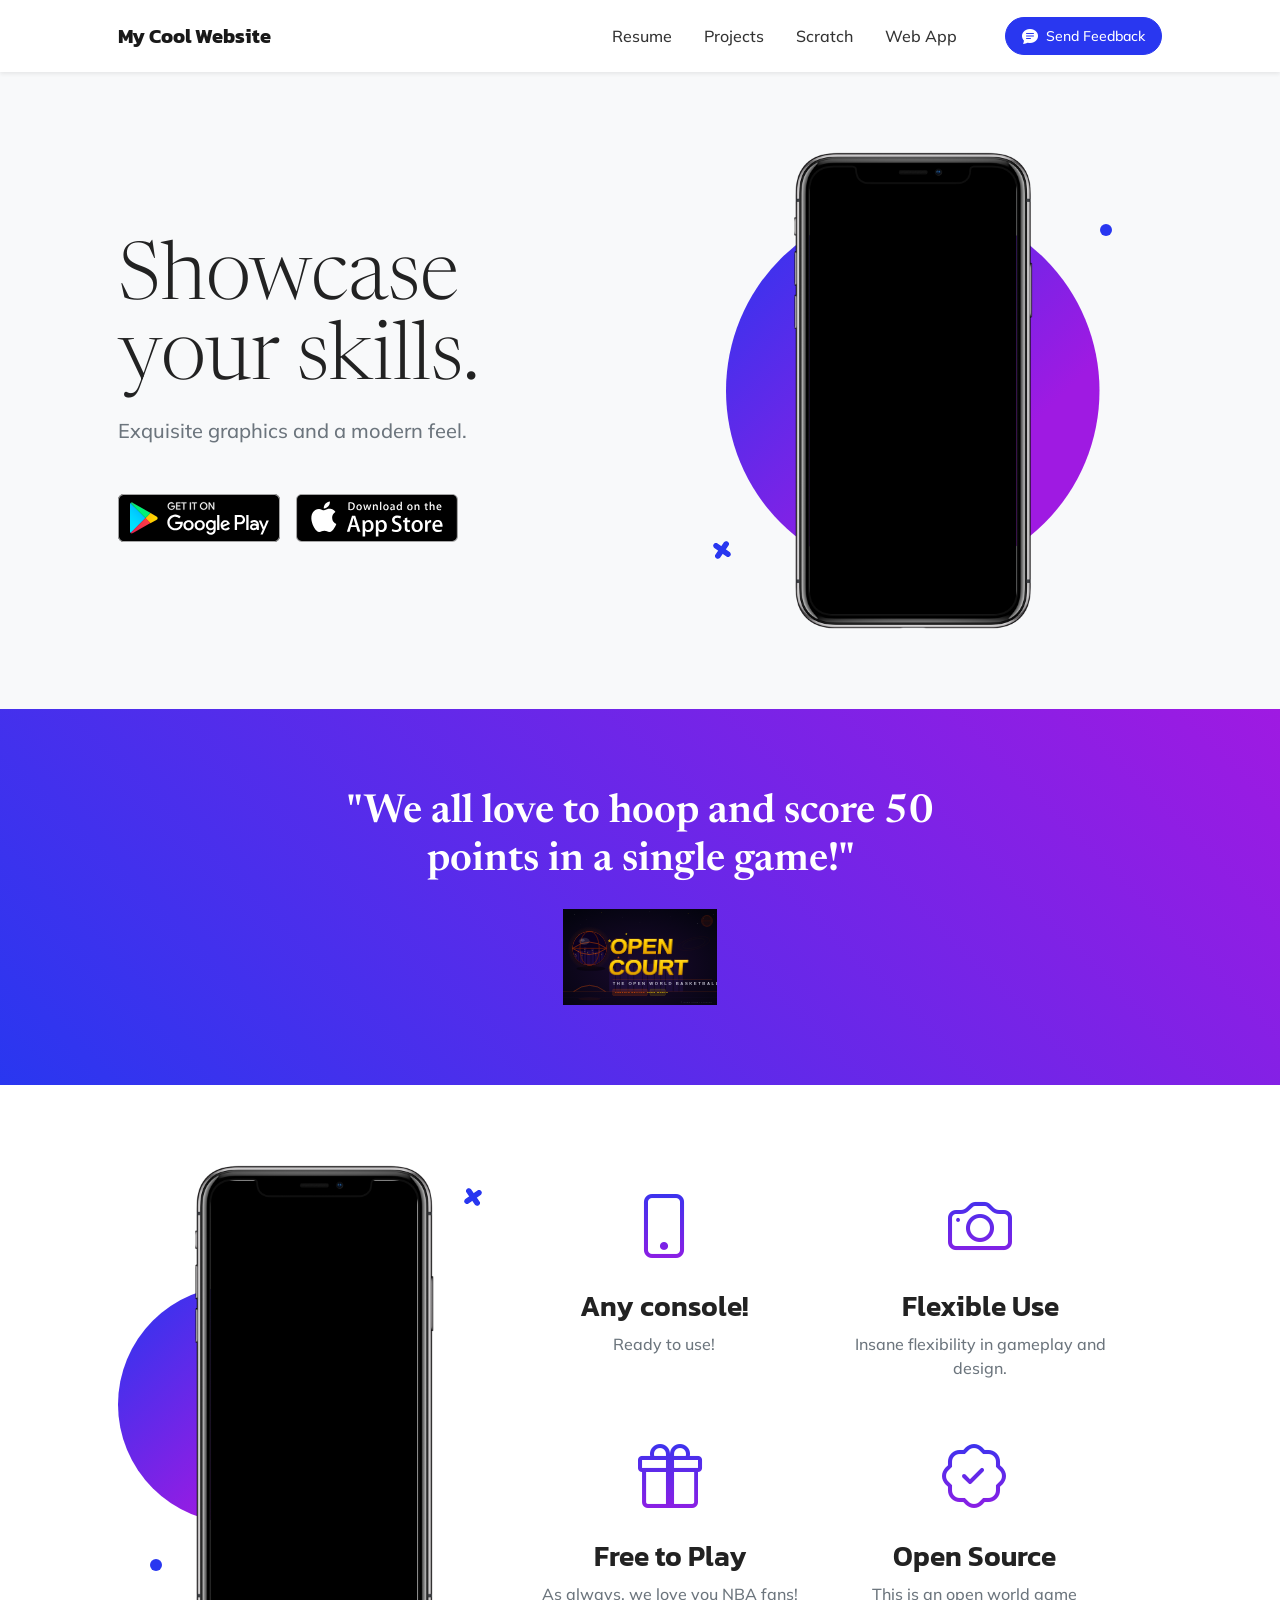
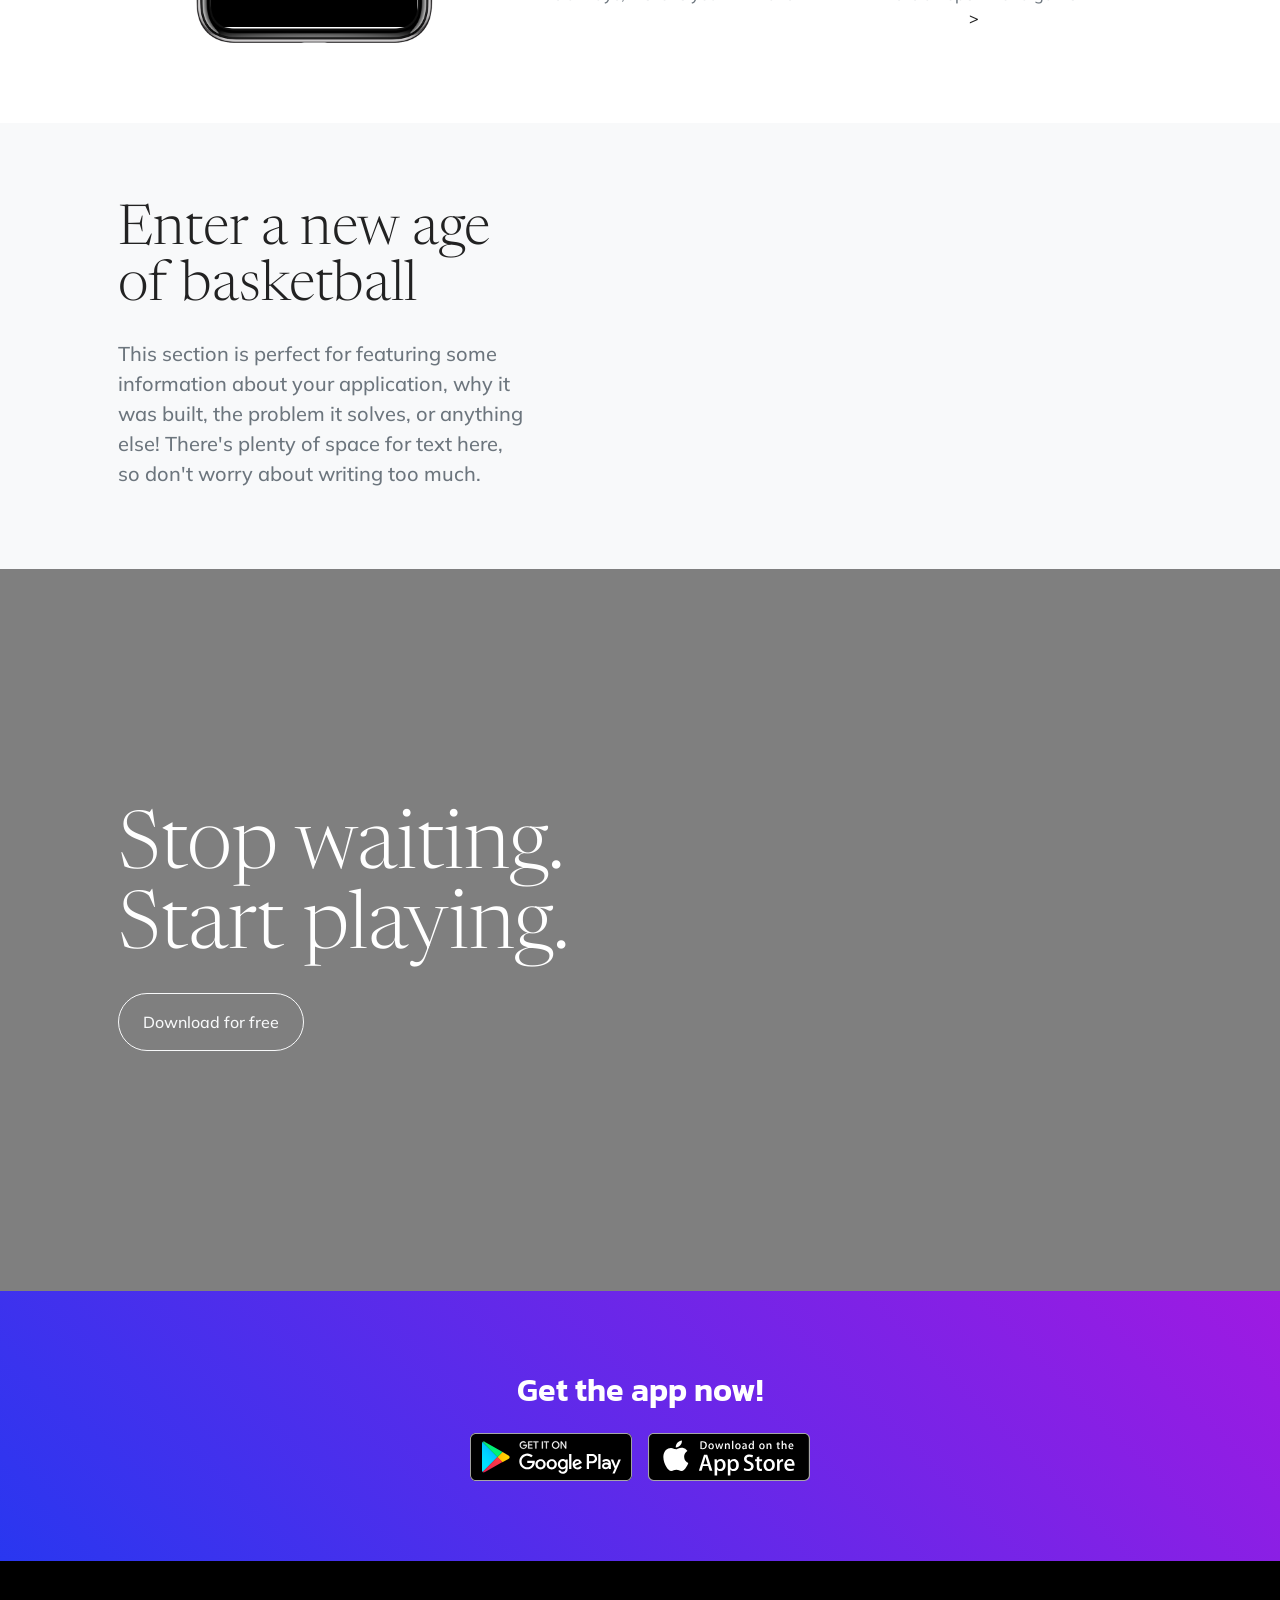
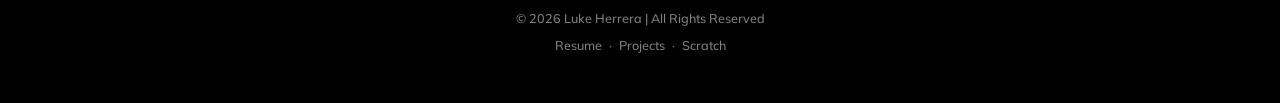
<file: index.html>
<!DOCTYPE html>
<html lang="en">
    <head>
        <meta charset="utf-8" />
        <meta name="viewport" content="width=device-width, initial-scale=1, shrink-to-fit=no" />
        <meta name="description" content="" />
        <meta name="author" content="" />
        <title>NBA Time!</title>
        <link rel="icon" type="image/x-icon" href="assets/favicon.ico" />
        <!-- Bootstrap icons-->
        <link href="https://cdn.jsdelivr.net/npm/bootstrap-icons@1.5.0/font/bootstrap-icons.css" rel="stylesheet" />
        <!-- Google fonts-->
        <link rel="preconnect" href="https://fonts.gstatic.com" />
        <link href="https://fonts.googleapis.com/css2?family=Newsreader:ital,wght@0,600;1,600&amp;display=swap" rel="stylesheet" />
        <link href="https://fonts.googleapis.com/css2?family=Mulish:ital,wght@0,300;0,500;0,600;0,700;1,300;1,500;1,600;1,700&amp;display=swap" rel="stylesheet" />
        <link href="https://fonts.googleapis.com/css2?family=Kanit:ital,wght@0,400;1,400&amp;display=swap" rel="stylesheet" />
        <!-- Core theme CSS (includes Bootstrap)-->
        <link href="css/styles.css" rel="stylesheet" />
        <link href="css/custom.css" rel="stylesheet" />
    </head>
    <body id="page-top">
        <!-- Navigation-->
        <nav class="navbar navbar-expand-lg navbar-light fixed-top shadow-sm" id="mainNav">
            <div class="container px-5">
                <a class="navbar-brand fw-bold" href="index.html">My Cool Website</a>
                <button class="navbar-toggler" type="button" data-bs-toggle="collapse" data-bs-target="#navbarResponsive" aria-controls="navbarResponsive" aria-expanded="false" aria-label="Toggle navigation">
                    Menu
                    <i class="bi-list"></i>
                </button>
                <div class="collapse navbar-collapse" id="navbarResponsive">
                    <ul class="navbar-nav ms-auto me-4 my-3 my-lg-0">
                        <li class="nav-item"><a class="nav-link me-lg-3" href="about.html">Resume</a></li>
                        <li class="nav-item"><a class="nav-link me-lg-3" href="projects.html">Projects</a></li>
                        <li class="nav-item"><a class="nav-link me-lg-3" href="scratch.html">Scratch</a></li>
                        <li class="nav-item"><a class="nav-link me-lg-3" href="app.html">Web App</a></li>
                    
                    </ul>
                    <button class="btn btn-primary rounded-pill px-3 mb-2 mb-lg-0" data-bs-toggle="modal" data-bs-target="#feedbackModal">
                        <span class="d-flex align-items-center">
                            <i class="bi-chat-text-fill me-2"></i>
                            <span class="small">Send Feedback</span>
                        </span>
                    </button>
                </div>
            </div>
        </nav>
        <!-- Mashead header-->
        <header class="masthead">
            <div class="container px-5">
                <div class="row gx-5 align-items-center">
                    <div class="col-lg-6">
                        <!-- Mashead text and app badges-->
                        <div class="mb-5 mb-lg-0 text-center text-lg-start">
                            <h1 class="display-1 lh-1 mb-3">Showcase your skills.</h1>
                            <p class="lead fw-normal text-muted mb-5">Exquisite graphics and a modern feel.</p>
                            <div class="d-flex flex-column flex-lg-row align-items-center">
                                <a class="me-lg-3 mb-4 mb-lg-0" href="#!"><img class="app-badge" src="assets/img/google-play-badge.svg" alt="..." /></a>
                                <a href="#!"><img class="app-badge" src="assets/img/app-store-badge.svg" alt="..." /></a>
                            </div>
                        </div>
                    </div>
                    <div class="col-lg-6">
                        <!-- Masthead device mockup feature-->
                        <div class="masthead-device-mockup">
                            <svg class="circle" viewBox="0 0 100 100" xmlns="http://www.w3.org/2000/svg">
                                <defs>
                                    <linearGradient id="circleGradient" gradientTransform="rotate(45)">
                                        <stop class="gradient-start-color" offset="0%"></stop>
                                        <stop class="gradient-end-color" offset="100%"></stop>
                                    </linearGradient>
                                </defs>
                                <circle cx="50" cy="50" r="50"></circle></svg
                            ><svg class="shape-1 d-none d-sm-block" viewBox="0 0 240.83 240.83" xmlns="http://www.w3.org/2000/svg">
                                <rect x="-32.54" y="78.39" width="305.92" height="84.05" rx="42.03" transform="translate(120.42 -49.88) rotate(45)"></rect>
                                <rect x="-32.54" y="78.39" width="305.92" height="84.05" rx="42.03" transform="translate(-49.88 120.42) rotate(-45)"></rect></svg
                            ><svg class="shape-2 d-none d-sm-block" viewBox="0 0 100 100" xmlns="http://www.w3.org/2000/svg"><circle cx="50" cy="50" r="50"></circle></svg>
                            <div class="device-wrapper">
                                <div class="device" data-device="iPhoneX" data-orientation="portrait" data-color="black">
                                    <div class="screen bg-black">
                                        <!-- PUT CONTENTS HERE:-->
                                        <!-- * * This can be a video, image, or just about anything else.-->
                                        <!-- * * Set the max width of your media to 100% and the height to-->
                                        <!-- * * 100% like the demo example below.-->
                                        <video muted="muted" autoplay="" loop="" style="max-width: 100%; height: 100%"><source src="assets/img/demo-screen.mp4" type="video/mp4" /></video>
                                    </div>
                                </div>
                            </div>
                        </div>
                    </div>
                </div>
            </div>
        </header>
        <!-- Quote/testimonial aside-->
        <aside class="text-center bg-gradient-primary-to-secondary">
            <div class="container px-5">
                <div class="row gx-5 justify-content-center">
                    <div class="col-xl-8">
                        <div class="h2 fs-1 text-white mb-4">"We all love to hoop and score 50 points in a single game!"</div>
                        <img src="assets/img/open-court-logo.svg" alt="..." style="height: 6rem" />
                    </div>
                </div>
            </div>
        </aside>
        <!-- App features section-->
        <section id="features">
            <div class="container px-5">
                <div class="row gx-5 align-items-center">
                    <div class="col-lg-8 order-lg-1 mb-5 mb-lg-0">
                        <div class="container-fluid px-5">
                            <div class="row gx-5">
                                <div class="col-md-6 mb-5">
                                    <!-- Feature item-->
                                    <div class="text-center">
                                        <i class="bi-phone icon-feature text-gradient d-block mb-3"></i>
                                        <h3 class="font-alt">Any console!</h3>
                                        <p class="text-muted mb-0">Ready to use!</p>
                                    </div>
                                </div>
                                <div class="col-md-6 mb-5">
                                    <!-- Feature item-->
                                    <div class="text-center">
                                        <i class="bi-camera icon-feature text-gradient d-block mb-3"></i>
                                        <h3 class="font-alt">Flexible Use</h3>
                                        <p class="text-muted mb-0">Insane flexibility in gameplay and design.</p>
                                    </div>
                                </div>
                            </div>
                            <div class="row">
                                <div class="col-md-6 mb-5 mb-md-0">
                                    <!-- Feature item-->
                                    <div class="text-center">
                                        <i class="bi-gift icon-feature text-gradient d-block mb-3"></i>
                                        <h3 class="font-alt">Free to Play</h3>
                                        <p class="text-muted mb-0">As always, we love you NBA fans!</p>
                                    </div>
                                </div>
                                <div class="col-md-6">
                                    <!-- Feature item-->
                                    <div class="text-center">
                                        <i class="bi-patch-check icon-feature text-gradient d-block mb-3"></i>
                                        <h3 class="font-alt">Open Source</h3>
                                        <p class="text-muted mb-0">This is an open world game</p>>
                                    </div>
                                </div>
                            </div>
                        </div>
                    </div>
                    <div class="col-lg-4 order-lg-0">
                        <!-- Features section device mockup-->
                        <div class="features-device-mockup">
                            <svg class="circle" viewBox="0 0 100 100" xmlns="http://www.w3.org/2000/svg">
                                <defs>
                                    <linearGradient id="circleGradient" gradientTransform="rotate(45)">
                                        <stop class="gradient-start-color" offset="0%"></stop>
                                        <stop class="gradient-end-color" offset="100%"></stop>
                                    </linearGradient>
                                </defs>
                                <circle cx="50" cy="50" r="50"></circle></svg
                            ><svg class="shape-1 d-none d-sm-block" viewBox="0 0 240.83 240.83" xmlns="http://www.w3.org/2000/svg">
                                <rect x="-32.54" y="78.39" width="305.92" height="84.05" rx="42.03" transform="translate(120.42 -49.88) rotate(45)"></rect>
                                <rect x="-32.54" y="78.39" width="305.92" height="84.05" rx="42.03" transform="translate(-49.88 120.42) rotate(-45)"></rect></svg
                            ><svg class="shape-2 d-none d-sm-block" viewBox="0 0 100 100" xmlns="http://www.w3.org/2000/svg"><circle cx="50" cy="50" r="50"></circle></svg>
                            <div class="device-wrapper">
                                <div class="device" data-device="iPhoneX" data-orientation="portrait" data-color="black">
                                    <div class="screen bg-black">
                                        <!-- PUT CONTENTS HERE:-->
                                        <!-- * * This can be a video, image, or just about anything else.-->
                                        <!-- * * Set the max width of your media to 100% and the height to-->
                                        <!-- * * 100% like the demo example below.-->
                                        <video muted="muted" autoplay="" loop="" style="max-width: 100%; height: 100%"><source src="assets/img/demo-screen.mp4" type="video/mp4" /></video>
                                    </div>
                                </div>
                            </div>
                        </div>
                    </div>
                </div>
            </div>
        </section>
        <!-- Basic features section-->
        <section class="bg-light">
            <div class="container px-5">
                <div class="row gx-5 align-items-center justify-content-center justify-content-lg-between">
                    <div class="col-12 col-lg-5">
                        <h2 class="display-4 lh-1 mb-4">Enter a new age of basketball</h2>
                        <p class="lead fw-normal text-muted mb-5 mb-lg-0">This section is perfect for featuring some information about your application, why it was built, the problem it solves, or anything else! There's plenty of space for text here, so don't worry about writing too much.</p>
                    </div>
        
                </div>
            </div>
        </section>
        <!-- Call to action section-->
        <section class="cta">
            <div class="cta-content">
                <div class="container px-5">
                    <h2 class="text-white display-1 lh-1 mb-4">
                        Stop waiting.
                        <br />
                        Start playing.
                    </h2>
                    <a class="btn btn-outline-light py-3 px-4 rounded-pill" href="https://www.apple.com/app-store/" target="_blank">Download for free</a>
                </div>
            </div>
        </section>
        <!-- App badge section-->
        <section class="bg-gradient-primary-to-secondary" id="download">
            <div class="container px-5">
                <h2 class="text-center text-white font-alt mb-4">Get the app now!</h2>
                <div class="d-flex flex-column flex-lg-row align-items-center justify-content-center">
                    <a class="me-lg-3 mb-4 mb-lg-0" href="#!"><img class="app-badge" src="assets/img/google-play-badge.svg" alt="..." /></a>
                    <a href="#!"><img class="app-badge" src="assets/img/app-store-badge.svg" alt="..." /></a>
                </div>
            </div>
        </section>
        <!-- Footer-->
        <footer class="bg-black text-center py-5">
            <div class="container px-5">
                <div class="text-white-50 small">
                    <div class="mb-2">&copy; 2026 Luke Herrera | All Rights Reserved</div>
                    <a href="about.html">Resume</a>
                    <span class="mx-1">&middot;</span>
                    <a href="projects.html">Projects</a>
                    <span class="mx-1">&middot;</span>
                    <a href="scratch.html">Scratch</a>
                </div>
            </div>
        </footer>
        <!-- Feedback Modal-->
        <div class="modal fade" id="feedbackModal" tabindex="-1" aria-labelledby="feedbackModalLabel" aria-hidden="true">
            <div class="modal-dialog modal-dialog-centered">
                <div class="modal-content">
                    <div class="modal-header bg-gradient-primary-to-secondary p-4">
                        <h5 class="modal-title font-alt text-white" id="feedbackModalLabel">Send feedback</h5>
                        <button class="btn-close btn-close-white" type="button" data-bs-dismiss="modal" aria-label="Close"></button>
                    </div>
                    <div class="modal-body border-0 p-4">
                        <!-- * * * * * * * * * * * * * * *-->
                        <!-- * * SB Forms Contact Form * *-->
                        <!-- * * * * * * * * * * * * * * *-->
                        <!-- This form is pre-integrated with SB Forms.-->
                        <!-- To make this form functional, sign up at-->
                        <!-- https://startbootstrap.com/solution/contact-forms-->
                        <!-- to get an API token!-->
                        <form id="contactForm" data-sb-form-api-token="API_TOKEN">
                            <!-- Name input-->
                            <div class="form-floating mb-3">
                                <input class="form-control" id="name" type="text" placeholder="Enter your name..." data-sb-validations="required" />
                                <label for="name">Full name</label>
                                <div class="invalid-feedback" data-sb-feedback="name:required">A name is required.</div>
                            </div>
                            <!-- Email address input-->
                            <div class="form-floating mb-3">
                                <input class="form-control" id="email" type="email" placeholder="name@example.com" data-sb-validations="required,email" />
                                <label for="email">Email address</label>
                                <div class="invalid-feedback" data-sb-feedback="email:required">An email is required.</div>
                                <div class="invalid-feedback" data-sb-feedback="email:email">Email is not valid.</div>
                            </div>
                            <!-- Phone number input-->
                            <div class="form-floating mb-3">
                                <input class="form-control" id="phone" type="tel" placeholder="(123) 456-7890" data-sb-validations="required" />
                                <label for="phone">Phone number</label>
                                <div class="invalid-feedback" data-sb-feedback="phone:required">A phone number is required.</div>
                            </div>
                            <!-- Message input-->
                            <div class="form-floating mb-3">
                                <textarea class="form-control" id="message" type="text" placeholder="Enter your message here..." style="height: 10rem" data-sb-validations="required"></textarea>
                                <label for="message">Message</label>
                                <div class="invalid-feedback" data-sb-feedback="message:required">A message is required.</div>
                            </div>
                            <!-- Submit success message-->
                            <!---->
                            <!-- This is what your users will see when the form-->
                            <!-- has successfully submitted-->
                            <div class="d-none" id="submitSuccessMessage">
                                <div class="text-center mb-3">
                                    <div class="fw-bolder">Form submission successful!</div>
                                    To activate this form, sign up at
                                    <br />
                                    <a href="https://startbootstrap.com/solution/contact-forms">https://startbootstrap.com/solution/contact-forms</a>
                                </div>
                            </div>
                            <!-- Submit error message-->
                            <!---->
                            <!-- This is what your users will see when there is-->
                            <!-- an error submitting the form-->
                            <div class="d-none" id="submitErrorMessage"><div class="text-center text-danger mb-3">Error sending message!</div></div>
                            <!-- Submit Button-->
                            <div class="d-grid"><button class="btn btn-primary rounded-pill btn-lg disabled" id="submitButton" type="submit">Submit</button></div>
                        </form>
                    </div>
                </div>
            </div>
        </div>
        <!-- Bootstrap core JS-->
        <script src="https://cdn.jsdelivr.net/npm/bootstrap@5.2.3/dist/js/bootstrap.bundle.min.js"></script>
        <!-- Core theme JS-->
        <script src="js/scripts.js"></script>
        <!-- * * * * * * * * * * * * * * * * * * * * * * * * * * * * * * * * * * * * * * * *-->
        <!-- * *                               SB Forms JS                               * *-->
        <!-- * * Activate your form at https://startbootstrap.com/solution/contact-forms * *-->
        <!-- * * * * * * * * * * * * * * * * * * * * * * * * * * * * * * * * * * * * * * * *-->
        <script src="https://cdn.startbootstrap.com/sb-forms-latest.js"></script>
    </body>
</html>
</file>
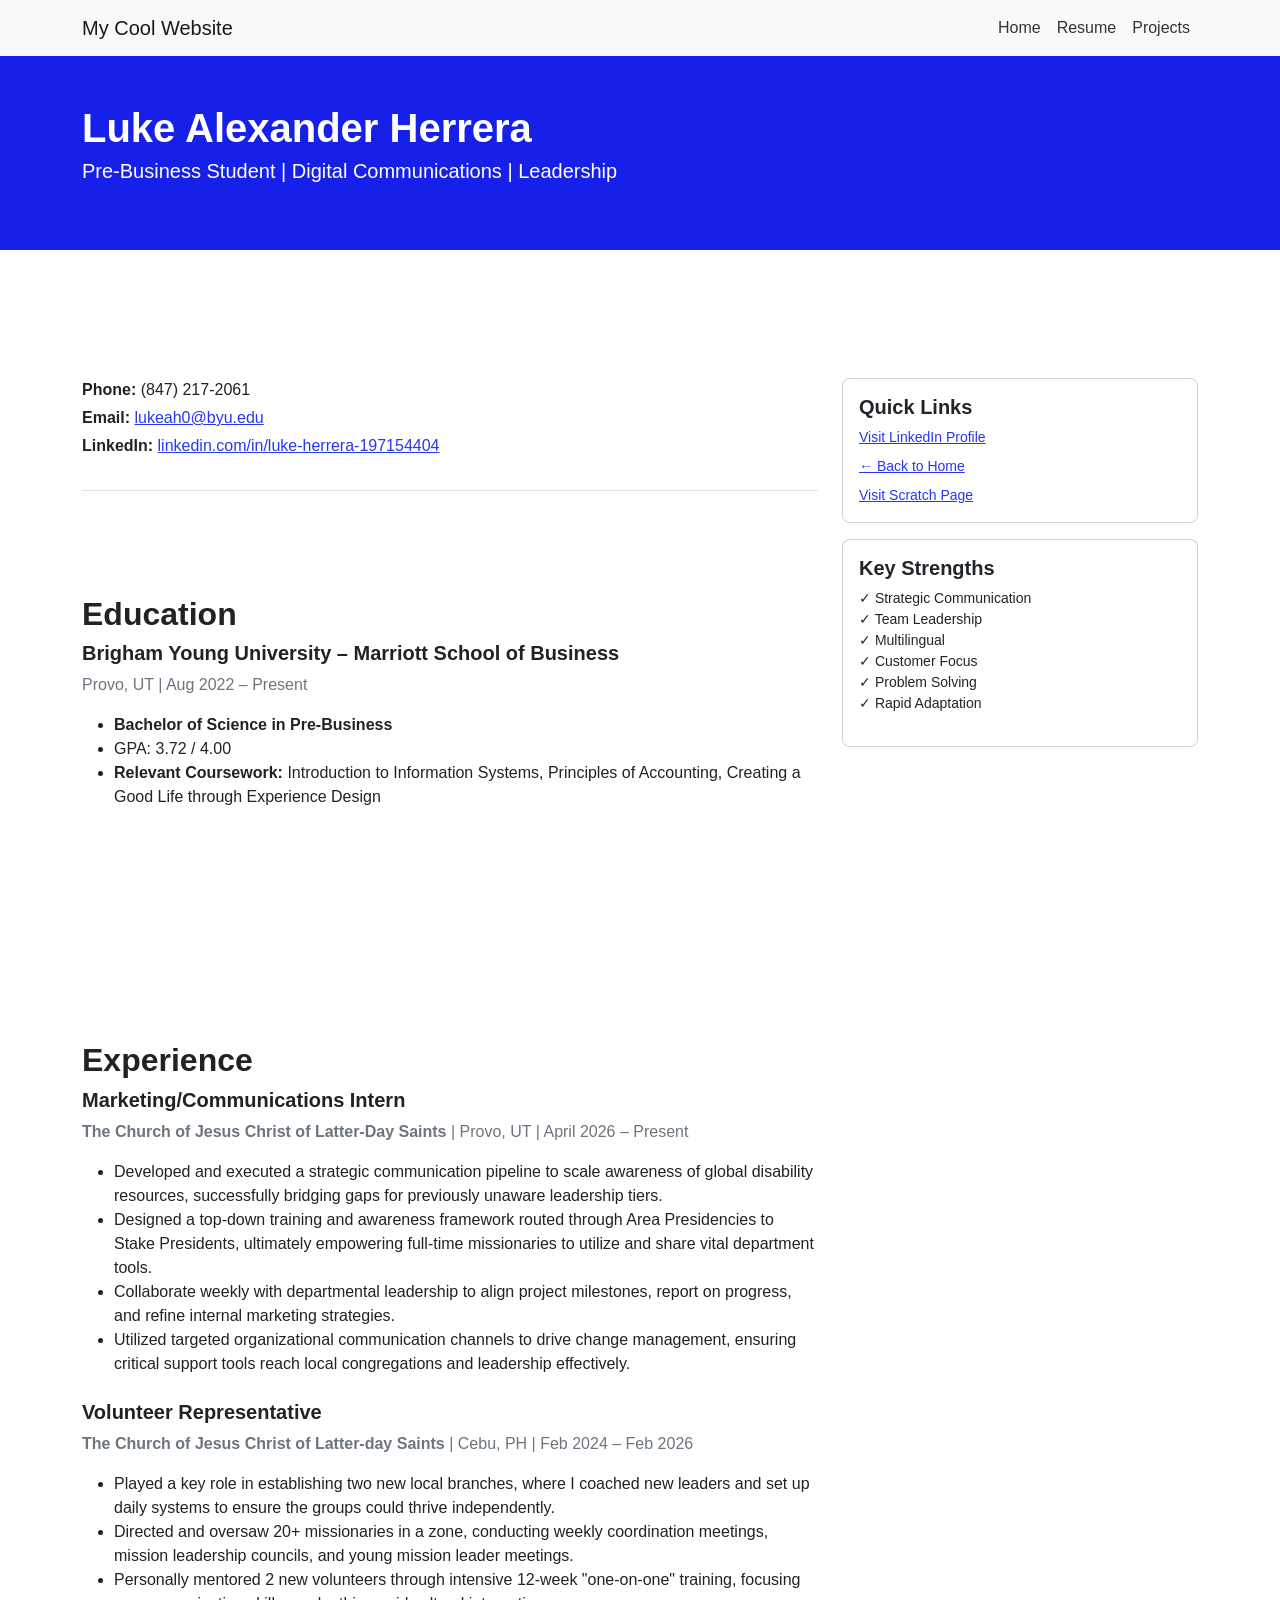
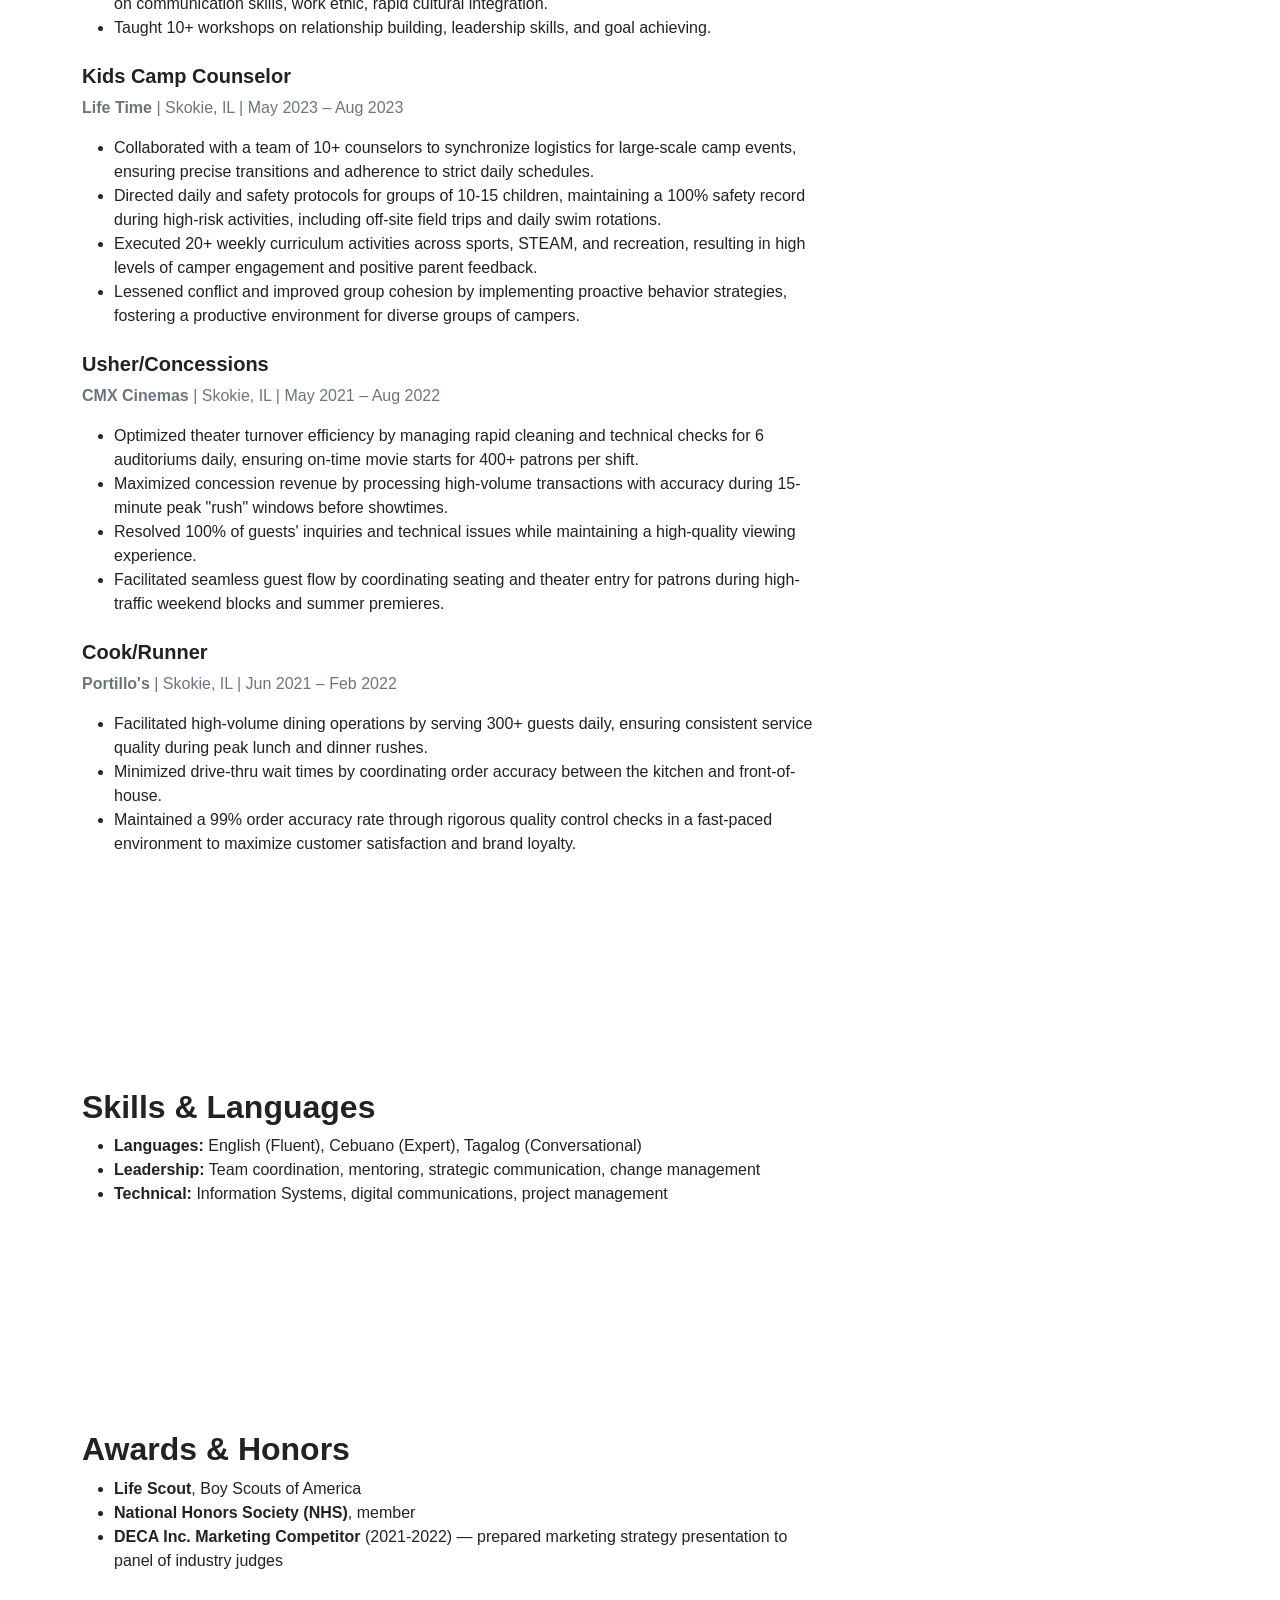
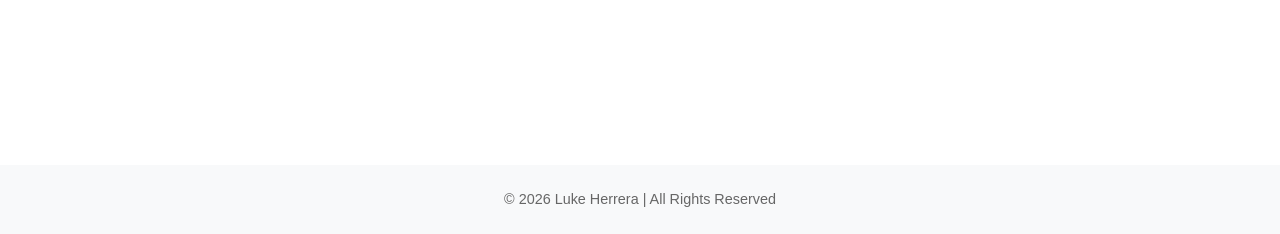
<file: about.html>
<!DOCTYPE html>
<html lang="en">
<head>
  <meta charset="utf-8" />
  <meta name="viewport" content="width=device-width, initial-scale=1" />
  <title>Resume - My Cool Website</title>
  <link href="https://cdn.jsdelivr.net/npm/bootstrap@5.2.3/dist/css/bootstrap.min.css" rel="stylesheet">
  <link href="css/styles.css" rel="stylesheet" />
  <link href="css/custom.css" rel="stylesheet" />
</head>
<body>
  <nav class="navbar navbar-expand-lg navbar-light bg-light">
    <div class="container">
      <a class="navbar-brand" href="index.html">My Cool Website</a>
      <button class="navbar-toggler" type="button" data-bs-toggle="collapse" data-bs-target="#nav" aria-controls="nav" aria-expanded="false">
        <span class="navbar-toggler-icon"></span>
      </button>
      <div class="collapse navbar-collapse" id="nav">
        <ul class="navbar-nav ms-auto">
          <li class="nav-item"><a class="nav-link" href="index.html">Home</a></li>
          <li class="nav-item"><a class="nav-link" href="about.html">Resume</a></li>
          <li class="nav-item"><a class="nav-link" href="projects.html">Projects</a></li>
        </ul>
      </div>
    </div>
  </nav>

  <header class="py-5 bg-primary text-white">
    <div class="container">
      <h1 class="mb-1">Luke Alexander Herrera</h1>
      <p class="lead">Pre-Business Student | Digital Communications | Leadership</p>
    </div>
  </header>

  <main class="container my-5">
    <div class="row">
      <div class="col-md-8">
        <!-- Contact Info -->
        <section class="mb-4 pb-3 border-bottom">
          <p class="mb-1"><strong>Phone:</strong> (847) 217-2061</p>
          <p class="mb-1"><strong>Email:</strong> <a href="mailto:lukeah0@byu.edu">lukeah0@byu.edu</a></p>
          <p><strong>LinkedIn:</strong> <a href="https://www.linkedin.com/in/luke-herrera-197154404" target="_blank">linkedin.com/in/luke-herrera-197154404</a></p>
        </section>

        <!-- Education -->
        <section class="mb-5">
          <h2>Education</h2>
          <div class="resume-item">
            <h5>Brigham Young University – Marriott School of Business</h5>
            <p class="text-muted">Provo, UT | Aug 2022 – Present</p>
            <ul>
              <li><strong>Bachelor of Science in Pre-Business</strong></li>
              <li>GPA: 3.72 / 4.00</li>
              <li><strong>Relevant Coursework:</strong> Introduction to Information Systems, Principles of Accounting, Creating a Good Life through Experience Design</li>
            </ul>
          </div>
        </section>

        <!-- Experience -->
        <section class="mb-5">
          <h2>Experience</h2>
          
          <div class="resume-item">
            <h5>Marketing/Communications Intern</h5>
            <p class="text-muted"><strong>The Church of Jesus Christ of Latter-Day Saints</strong> | Provo, UT | April 2026 – Present</p>
            <ul>
              <li>Developed and executed a strategic communication pipeline to scale awareness of global disability resources, successfully bridging gaps for previously unaware leadership tiers.</li>
              <li>Designed a top-down training and awareness framework routed through Area Presidencies to Stake Presidents, ultimately empowering full-time missionaries to utilize and share vital department tools.</li>
              <li>Collaborate weekly with departmental leadership to align project milestones, report on progress, and refine internal marketing strategies.</li>
              <li>Utilized targeted organizational communication channels to drive change management, ensuring critical support tools reach local congregations and leadership effectively.</li>
            </ul>
          </div>

          <div class="resume-item">
            <h5>Volunteer Representative</h5>
            <p class="text-muted"><strong>The Church of Jesus Christ of Latter-day Saints</strong> | Cebu, PH | Feb 2024 – Feb 2026</p>
            <ul>
              <li>Played a key role in establishing two new local branches, where I coached new leaders and set up daily systems to ensure the groups could thrive independently.</li>
              <li>Directed and oversaw 20+ missionaries in a zone, conducting weekly coordination meetings, mission leadership councils, and young mission leader meetings.</li>
              <li>Personally mentored 2 new volunteers through intensive 12-week "one-on-one" training, focusing on communication skills, work ethic, rapid cultural integration.</li>
              <li>Taught 10+ workshops on relationship building, leadership skills, and goal achieving.</li>
            </ul>
          </div>

          <div class="resume-item">
            <h5>Kids Camp Counselor</h5>
            <p class="text-muted"><strong>Life Time</strong> | Skokie, IL | May 2023 – Aug 2023</p>
            <ul>
              <li>Collaborated with a team of 10+ counselors to synchronize logistics for large-scale camp events, ensuring precise transitions and adherence to strict daily schedules.</li>
              <li>Directed daily and safety protocols for groups of 10-15 children, maintaining a 100% safety record during high-risk activities, including off-site field trips and daily swim rotations.</li>
              <li>Executed 20+ weekly curriculum activities across sports, STEAM, and recreation, resulting in high levels of camper engagement and positive parent feedback.</li>
              <li>Lessened conflict and improved group cohesion by implementing proactive behavior strategies, fostering a productive environment for diverse groups of campers.</li>
            </ul>
          </div>

          <div class="resume-item">
            <h5>Usher/Concessions</h5>
            <p class="text-muted"><strong>CMX Cinemas</strong> | Skokie, IL | May 2021 – Aug 2022</p>
            <ul>
              <li>Optimized theater turnover efficiency by managing rapid cleaning and technical checks for 6 auditoriums daily, ensuring on-time movie starts for 400+ patrons per shift.</li>
              <li>Maximized concession revenue by processing high-volume transactions with accuracy during 15-minute peak "rush" windows before showtimes.</li>
              <li>Resolved 100% of guests' inquiries and technical issues while maintaining a high-quality viewing experience.</li>
              <li>Facilitated seamless guest flow by coordinating seating and theater entry for patrons during high-traffic weekend blocks and summer premieres.</li>
            </ul>
          </div>

          <div class="resume-item">
            <h5>Cook/Runner</h5>
            <p class="text-muted"><strong>Portillo's</strong> | Skokie, IL | Jun 2021 – Feb 2022</p>
            <ul>
              <li>Facilitated high-volume dining operations by serving 300+ guests daily, ensuring consistent service quality during peak lunch and dinner rushes.</li>
              <li>Minimized drive-thru wait times by coordinating order accuracy between the kitchen and front-of-house.</li>
              <li>Maintained a 99% order accuracy rate through rigorous quality control checks in a fast-paced environment to maximize customer satisfaction and brand loyalty.</li>
            </ul>
          </div>
        </section>

        <!-- Skills -->
        <section class="mb-5">
          <h2>Skills & Languages</h2>
          <ul>
            <li><strong>Languages:</strong> English (Fluent), Cebuano (Expert), Tagalog (Conversational)</li>
            <li><strong>Leadership:</strong> Team coordination, mentoring, strategic communication, change management</li>
            <li><strong>Technical:</strong> Information Systems, digital communications, project management</li>
          </ul>
        </section>

        <!-- Awards & Honors -->
        <section class="mb-5">
          <h2>Awards & Honors</h2>
          <ul>
            <li><strong>Life Scout</strong>, Boy Scouts of America</li>
            <li><strong>National Honors Society (NHS)</strong>, member</li>
            <li><strong>DECA Inc. Marketing Competitor</strong> (2021-2022) — prepared marketing strategy presentation to panel of industry judges</li>
          </ul>
        </section>
      </div>

      <aside class="col-md-4">
        <div class="card mb-3 sticky-top" style="top: 20px;">
          <div class="card-body">
            <h5 class="card-title">Quick Links</h5>
            <p class="card-text small mb-2"><a href="https://www.linkedin.com/in/luke-herrera-197154404" target="_blank">Visit LinkedIn Profile</a></p>
            <p class="card-text small mb-2"><a href="index.html">← Back to Home</a></p>
            <p class="card-text small"><a href="scratch.html">Visit Scratch Page</a></p>
          </div>
        </div>

        <div class="card">
          <div class="card-body">
            <h5 class="card-title">Key Strengths</h5>
            <ul class="list-unstyled small">
              <li>✓ Strategic Communication</li>
              <li>✓ Team Leadership</li>
              <li>✓ Multilingual</li>
              <li>✓ Customer Focus</li>
              <li>✓ Problem Solving</li>
              <li>✓ Rapid Adaptation</li>
            </ul>
          </div>
        </div>
      </aside>
    </div>
  </main>

  <footer class="py-4 bg-light mt-auto">
    <div class="container text-center">&copy; 2026 Luke Herrera | All Rights Reserved</div>
  </footer>

  <script src="https://cdn.jsdelivr.net/npm/bootstrap@5.2.3/dist/js/bootstrap.bundle.min.js"></script>
</body>
</html>
</file>
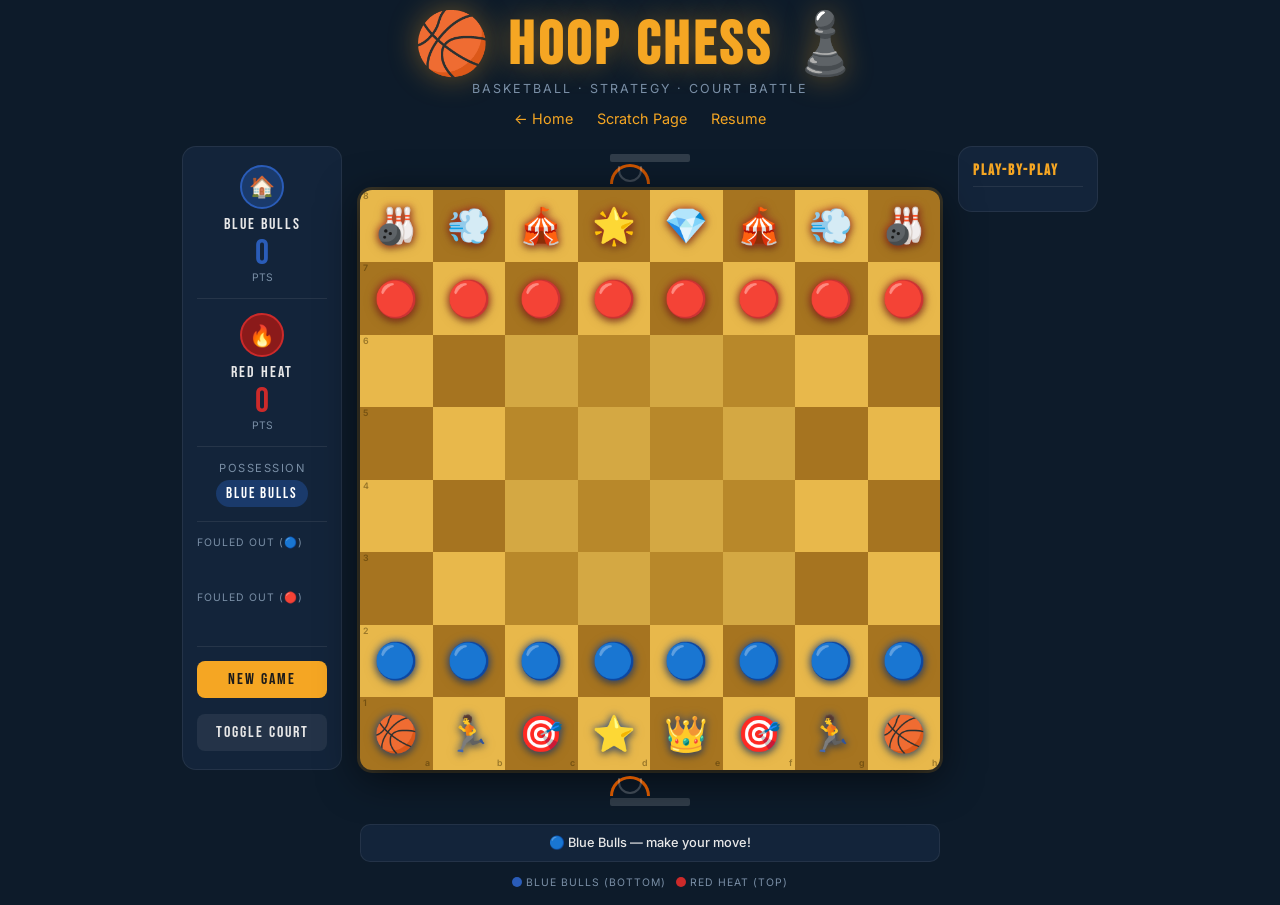
<file: app.html>
<!DOCTYPE html>
<html lang="en">
<head>
<meta charset="UTF-8">
<meta name="viewport" content="width=device-width, initial-scale=1.0">
<title>Hoop Chess</title>
<style>
  @import url('https://fonts.googleapis.com/css2?family=Bebas+Neue&family=Inter:wght@400;500;600;700&display=swap');

  :root {
    --court-wood: #C8922A;
    --court-light: #E8B84B;
    --court-dark: #A67420;
    --home-team: #1A3A6B;
    --away-team: #8B1A1A;
    --home-light: #2A5CB8;
    --away-light: #CC2A2A;
    --accent: #F5A623;
    --bg: #0D1B2A;
    --panel: #13243A;
    --text: #E8E8E8;
    --muted: #7A8FA6;
    --highlight: rgba(245,166,35,0.35);
    --possible: rgba(255,255,255,0.18);
    --capture: rgba(204,42,42,0.5);
  }

  * { box-sizing: border-box; margin: 0; padding: 0; }

  body {
    background: var(--bg);
    color: var(--text);
    font-family: 'Inter', sans-serif;
    min-height: 100vh;
    display: flex;
    flex-direction: column;
    align-items: center;
    padding: 16px;
  }

  header {
    text-align: center;
    margin-bottom: 18px;
  }
  header h1 {
    font-family: 'Bebas Neue', sans-serif;
    font-size: clamp(2.4rem, 5vw, 3.8rem);
    letter-spacing: 4px;
    color: var(--accent);
    text-shadow: 0 0 30px rgba(245,166,35,0.4);
    line-height: 1;
  }
  header p {
    font-size: 0.78rem;
    color: var(--muted);
    letter-spacing: 2px;
    text-transform: uppercase;
    margin-top: 4px;
  }

  .game-wrap {
    display: flex;
    gap: 18px;
    align-items: flex-start;
    flex-wrap: wrap;
    justify-content: center;
    width: 100%;
    max-width: 980px;
  }

  /* SCORE PANEL */
  .score-panel {
    background: var(--panel);
    border-radius: 14px;
    padding: 18px 14px;
    width: 160px;
    flex-shrink: 0;
    border: 1px solid rgba(255,255,255,0.07);
    display: flex;
    flex-direction: column;
    gap: 14px;
  }
  .score-panel .team {
    text-align: center;
  }
  .team-badge {
    width: 44px; height: 44px;
    border-radius: 50%;
    display: flex; align-items: center; justify-content: center;
    font-size: 1.3rem;
    margin: 0 auto 6px;
    font-weight: 700;
    border: 2px solid;
  }
  .team-badge.home { background: var(--home-team); border-color: var(--home-light); }
  .team-badge.away { background: var(--away-team); border-color: var(--away-light); }

  .team-name {
    font-family: 'Bebas Neue', sans-serif;
    letter-spacing: 2px;
    font-size: 1rem;
    color: var(--text);
  }
  .team-pts {
    font-family: 'Bebas Neue', sans-serif;
    font-size: 2.2rem;
    line-height: 1;
    margin-top: 2px;
  }
  .home-pts { color: var(--home-light); }
  .away-pts { color: var(--away-light); }

  .score-divider {
    border: none; border-top: 1px solid rgba(255,255,255,0.08);
  }

  .turn-indicator {
    text-align: center;
    font-size: 0.7rem;
    text-transform: uppercase;
    letter-spacing: 1.5px;
    color: var(--muted);
  }
  .turn-badge {
    display: inline-block;
    margin-top: 5px;
    padding: 4px 10px;
    border-radius: 20px;
    font-family: 'Bebas Neue', sans-serif;
    letter-spacing: 2px;
    font-size: 0.95rem;
  }
  .turn-badge.home { background: var(--home-team); color: #fff; }
  .turn-badge.away { background: var(--away-team); color: #fff; }

  .captured-section {
    font-size: 0.65rem;
    color: var(--muted);
    text-transform: uppercase;
    letter-spacing: 1px;
  }
  .captured-section span { display: block; margin-bottom: 4px; }
  .captured-pieces {
    font-size: 1rem;
    line-height: 1.5;
    min-height: 24px;
    word-break: break-all;
  }

  .btn {
    width: 100%;
    padding: 9px;
    border: none;
    border-radius: 8px;
    font-family: 'Bebas Neue', sans-serif;
    letter-spacing: 2px;
    font-size: 1rem;
    cursor: pointer;
    transition: opacity 0.15s;
    background: var(--accent);
    color: #1a1a1a;
  }
  .btn:hover { opacity: 0.85; }
  .btn.secondary {
    background: rgba(255,255,255,0.07);
    color: var(--text);
    margin-top: 2px;
  }

  /* BOARD */
  .board-section {
    flex: 1;
    min-width: 300px;
    max-width: 580px;
  }

  .board-container {
    position: relative;
    border-radius: 12px;
    overflow: hidden;
    box-shadow: 0 8px 40px rgba(0,0,0,0.6), 0 0 0 3px rgba(245,166,35,0.2);
  }

  /* Court background decoration */
  .court-lines {
    position: absolute; inset: 0;
    pointer-events: none;
    z-index: 1;
  }

  #chess-board {
    display: grid;
    grid-template-columns: repeat(8, 1fr);
    width: 100%;
    aspect-ratio: 1;
    position: relative;
    z-index: 2;
  }

  .cell {
    aspect-ratio: 1;
    display: flex;
    align-items: center;
    justify-content: center;
    position: relative;
    cursor: pointer;
    font-size: clamp(1.2rem, 4vw, 2.2rem);
    transition: background 0.1s;
    user-select: none;
  }
  .cell.light { background: var(--court-light); }
  .cell.dark  { background: var(--court-dark); }

  /* Court lane overlay */
  .cell.lane-light { background: #D4A843; }
  .cell.lane-dark  { background: #B8882A; }

  .cell.selected { background: var(--highlight) !important; }
  .cell.possible::after {
    content: '';
    position: absolute;
    width: 32%;
    height: 32%;
    border-radius: 50%;
    background: var(--possible);
    border: 2px solid rgba(255,255,255,0.3);
  }
  .cell.capture-possible {
    background: var(--capture) !important;
  }
  .cell.last-move { background: rgba(245,166,35,0.22) !important; }

  .piece {
    position: relative;
    z-index: 3;
    line-height: 1;
    filter: drop-shadow(0 2px 3px rgba(0,0,0,0.5));
    transition: transform 0.1s;
  }
  .piece:hover { transform: scale(1.1); }

  /* piece team tinting */
  .piece-home { filter: drop-shadow(0 0 4px rgba(42,92,184,0.8)) drop-shadow(0 2px 3px rgba(0,0,0,0.5)); }
  .piece-away { filter: drop-shadow(0 0 4px rgba(204,42,42,0.8)) drop-shadow(0 2px 3px rgba(0,0,0,0.5)); }

  /* Rank/file labels */
  .rank-label, .file-label {
    position: absolute;
    font-size: 0.55rem;
    font-weight: 600;
    opacity: 0.45;
    color: #3a2800;
    line-height: 1;
    pointer-events: none;
  }
  .rank-label { top: 2px; left: 3px; }
  .file-label { bottom: 2px; right: 3px; }

  /* Hoops at top/bottom */
  .hoop-row {
    display: flex;
    justify-content: center;
    gap: 8px;
    padding: 6px 0;
    background: #0D1B2A;
  }
  .hoop {
    width: 40px; height: 20px;
    border: 3px solid #CC5500;
    border-bottom: none;
    border-radius: 40px 40px 0 0;
    position: relative;
  }
  .hoop::after {
    content: '';
    display: block;
    width: 60%;
    height: 14px;
    border: 2px solid rgba(255,255,255,0.2);
    border-top: none;
    border-radius: 0 0 20px 20px;
    margin: -1px auto 0;
  }
  .backboard {
    width: 80px; height: 8px;
    background: rgba(255,255,255,0.15);
    border-radius: 2px;
    margin: 2px auto;
  }

  /* STATUS BAR */
  .status-bar {
    margin-top: 10px;
    background: var(--panel);
    border-radius: 10px;
    padding: 10px 14px;
    font-size: 0.8rem;
    color: var(--muted);
    text-align: center;
    min-height: 38px;
    display: flex;
    align-items: center;
    justify-content: center;
    border: 1px solid rgba(255,255,255,0.07);
  }
  .status-bar .status-text { font-weight: 500; color: var(--text); }
  .status-bar .status-highlight { color: var(--accent); font-family: 'Bebas Neue'; letter-spacing: 2px; font-size: 1rem; }

  /* MOVE LOG */
  .move-log {
    background: var(--panel);
    border-radius: 14px;
    padding: 14px;
    width: 140px;
    flex-shrink: 0;
    border: 1px solid rgba(255,255,255,0.07);
    max-height: 500px;
    overflow-y: auto;
  }
  .move-log h3 {
    font-family: 'Bebas Neue', sans-serif;
    letter-spacing: 2px;
    font-size: 0.95rem;
    color: var(--accent);
    margin-bottom: 10px;
    border-bottom: 1px solid rgba(255,255,255,0.08);
    padding-bottom: 6px;
  }
  .move-entry {
    font-size: 0.7rem;
    color: var(--muted);
    padding: 3px 0;
    border-bottom: 1px solid rgba(255,255,255,0.04);
    display: flex;
    gap: 6px;
  }
  .move-entry .move-num { color: var(--accent); font-weight: 700; min-width: 16px; }
  .move-entry .move-notation { color: var(--text); }

  /* MODAL */
  .modal-overlay {
    display: none;
    position: fixed; inset: 0;
    background: rgba(0,0,0,0.8);
    z-index: 100;
    align-items: center;
    justify-content: center;
  }
  .modal-overlay.active { display: flex; }
  .modal {
    background: var(--panel);
    border-radius: 18px;
    padding: 32px 28px;
    text-align: center;
    max-width: 340px;
    width: 90%;
    border: 1px solid rgba(245,166,35,0.3);
    box-shadow: 0 0 60px rgba(245,166,35,0.15);
  }
  .modal .trophy { font-size: 3.5rem; margin-bottom: 12px; }
  .modal h2 {
    font-family: 'Bebas Neue', sans-serif;
    font-size: 2rem;
    letter-spacing: 3px;
    color: var(--accent);
  }
  .modal p { color: var(--muted); margin: 8px 0 20px; font-size: 0.88rem; }
  .modal .btn { width: 100%; }

  /* Promo panel */
  .promo-row {
    margin-top: 4px;
    display: flex;
    gap: 8px;
    justify-content: center;
    flex-wrap: wrap;
  }
  .promo-btn {
    font-size: 1.6rem;
    background: rgba(255,255,255,0.08);
    border: 1px solid rgba(255,255,255,0.15);
    border-radius: 8px;
    padding: 6px 10px;
    cursor: pointer;
    transition: background 0.15s;
  }
  .promo-btn:hover { background: rgba(245,166,35,0.2); }

  .legend {
    margin-top: 14px;
    display: flex;
    gap: 10px;
    flex-wrap: wrap;
    justify-content: center;
  }
  .legend-item {
    display: flex;
    align-items: center;
    gap: 4px;
    font-size: 0.65rem;
    color: var(--muted);
    text-transform: uppercase;
    letter-spacing: 1px;
  }
  .legend-dot {
    width: 10px; height: 10px;
    border-radius: 50%;
  }
  .dot-home { background: var(--home-light); }
  .dot-away { background: var(--away-light); }

  @media (max-width: 660px) {
    .score-panel, .move-log { width: 100%; flex-direction: row; flex-wrap: wrap; }
    .score-panel { gap: 10px; }
    .move-log { max-height: 140px; }
    .game-wrap { gap: 10px; }
  }
</style>
</head>
<body>

<header>
  <h1>🏀 Hoop Chess ♟️</h1>
  <p>Basketball · Strategy · Court Battle</p>
  <nav style="margin-top: 12px; text-align: center;">
    <a href="index.html" style="color: #F5A623; text-decoration: none; margin: 0 10px; font-size: 0.9rem;">← Home</a>
    <a href="scratch.html" style="color: #F5A623; text-decoration: none; margin: 0 10px; font-size: 0.9rem;">Scratch Page</a>
    <a href="about.html" style="color: #F5A623; text-decoration: none; margin: 0 10px; font-size: 0.9rem;">Resume</a>
  </nav>
</header>

<div class="game-wrap">

  <!-- SCORE PANEL -->
  <div class="score-panel">
    <div class="team">
      <div class="team-badge home">🏠</div>
      <div class="team-name">Blue Bulls</div>
      <div class="team-pts home-pts" id="home-score">0</div>
      <div style="font-size:0.65rem;color:var(--muted)">PTS</div>
    </div>
    <hr class="score-divider">
    <div class="team">
      <div class="team-badge away">🔥</div>
      <div class="team-name">Red Heat</div>
      <div class="team-pts away-pts" id="away-score">0</div>
      <div style="font-size:0.65rem;color:var(--muted)">PTS</div>
    </div>
    <hr class="score-divider">
    <div class="turn-indicator">
      Possession
      <div class="turn-badge home" id="turn-badge">Blue Bulls</div>
    </div>
    <hr class="score-divider">
    <div class="captured-section">
      <span>Fouled Out (🔵)</span>
      <div class="captured-pieces" id="home-captured"></div>
    </div>
    <div class="captured-section">
      <span>Fouled Out (🔴)</span>
      <div class="captured-pieces" id="away-captured"></div>
    </div>
    <hr class="score-divider">
    <button class="btn" onclick="newGame()">New Game</button>
    <button class="btn secondary" onclick="toggleTheme()">Toggle Court</button>
  </div>

  <!-- BOARD -->
  <div class="board-section">
    <!-- Away hoop (top) -->
    <div class="hoop-row">
      <div>
        <div class="backboard"></div>
        <div class="hoop"></div>
      </div>
    </div>
    <div class="board-container">
      <div id="chess-board"></div>
    </div>
    <!-- Home hoop (bottom) -->
    <div class="hoop-row">
      <div>
        <div class="hoop"></div>
        <div class="backboard"></div>
      </div>
    </div>

    <div class="status-bar">
      <div id="status-text" class="status-text">Blue Bulls have the ball. Make your move!</div>
    </div>

    <div class="legend">
      <div class="legend-item"><div class="legend-dot dot-home"></div> Blue Bulls (bottom)</div>
      <div class="legend-item"><div class="legend-dot dot-away"></div> Red Heat (top)</div>
    </div>
  </div>

  <!-- MOVE LOG -->
  <div class="move-log">
    <h3>Play-by-Play</h3>
    <div id="move-log-entries"></div>
  </div>

</div>

<!-- PROMO MODAL -->
<div class="modal-overlay" id="promo-modal">
  <div class="modal">
    <div class="trophy">🏀</div>
    <h2>Slam Dunk!</h2>
    <p id="promo-msg">A player reaches the other end! Choose your upgrade:</p>
    <div class="promo-row" id="promo-choices"></div>
  </div>
</div>

<!-- GAME OVER MODAL -->
<div class="modal-overlay" id="gameover-modal">
  <div class="modal">
    <div class="trophy" id="go-trophy">🏆</div>
    <h2 id="go-title">Game Over!</h2>
    <p id="go-msg">The Bulls take the championship!</p>
    <div style="font-size:1.1rem;color:var(--accent);margin-bottom:16px;font-family:'Bebas Neue';letter-spacing:2px;" id="go-score"></div>
    <button class="btn" onclick="newGame()">Play Again</button>
  </div>
</div>

<script>
// ═══════════════════════════════════════════════════════
//  HOOP CHESS  —  Basketball × Chess hybrid
//  Scoring: capture = 2 pts | Queen capture = 3 pts | checkmate bonus = +10
// ═══════════════════════════════════════════════════════

const PIECES = {
  // Home (blue, rows 6-7, moving UP — lower row index = closer to away)
  // Away (red, rows 0-1, moving DOWN)
  wK: '👑', wQ: '⭐', wR: '🏀', wB: '🎯', wN: '🏃', wP: '🔵',
  bK: '💎', bQ: '🌟', bR: '🎳', bB: '🎪', bN: '💨', bP: '🔴',
};

const NAMES = {
  wK:'Coach', wQ:'MVP', wR:'Center', wB:'Shooter', wN:'Point Guard', wP:'Player',
  bK:'Head Coach', bQ:'Star', bR:'Big Man', bB:'Wing', bN:'Guard', bP:'Baller',
};

const PIECE_VALUES = { P:2, N:3, B:3, R:4, Q:9, K:0 };

// Initial board state (standard chess layout)
function defaultBoard() {
  return [
    ['bR','bN','bB','bQ','bK','bB','bN','bR'],
    ['bP','bP','bP','bP','bP','bP','bP','bP'],
    [null,null,null,null,null,null,null,null],
    [null,null,null,null,null,null,null,null],
    [null,null,null,null,null,null,null,null],
    [null,null,null,null,null,null,null,null],
    ['wP','wP','wP','wP','wP','wP','wP','wP'],
    ['wR','wN','wB','wQ','wK','wB','wN','wR'],
  ];
}

let board, currentTurn, selected, possibleMoves, lastMove;
let homeScore, awayScore, homeCaptured, awayCaptured;
let moveLog, moveCount;
let enPassantTarget, castleRights, halfMove, fullMove;
let awaitingPromo, promoPos, promoColor;
let darkCourt = false;

function newGame() {
  board = defaultBoard();
  currentTurn = 'w';
  selected = null;
  possibleMoves = [];
  lastMove = null;
  homeScore = 0; awayScore = 0;
  homeCaptured = []; awayCaptured = [];
  moveLog = []; moveCount = 0;
  enPassantTarget = null;
  castleRights = { wK: true, wR_a: true, wR_h: true, bK: true, bR_a: true, bR_h: true };
  halfMove = 0; fullMove = 1;
  awaitingPromo = false; promoPos = null; promoColor = null;

  document.getElementById('gameover-modal').classList.remove('active');
  document.getElementById('promo-modal').classList.remove('active');
  renderBoard();
  updateUI();
}

// ─── MOVE GENERATION ───────────────────────────────────

function isWhite(p) { return p && p[0] === 'w'; }
function isBlack(p) { return p && p[0] === 'b'; }
function isEnemy(p, turn) { return turn === 'w' ? isBlack(p) : isWhite(p); }
function isFriend(p, turn) { return turn === 'w' ? isWhite(p) : isBlack(p); }
function pieceType(p) { return p ? p[1] : null; }
function pieceColor(p) { return p ? p[0] : null; }
function inBounds(r,c) { return r>=0&&r<8&&c>=0&&c<8; }

function getRawMoves(b, r, c, turn, epTarget) {
  const p = b[r][c];
  if (!p) return [];
  const type = pieceType(p);
  const col = pieceColor(p);
  const moves = [];

  const slide = (dr,dc) => {
    let nr=r+dr, nc=c+dc;
    while(inBounds(nr,nc)) {
      if(b[nr][nc]) { if(isEnemy(b[nr][nc],col==='w'?'w':'b')) moves.push([nr,nc]); break; }
      moves.push([nr,nc]); nr+=dr; nc+=dc;
    }
  };

  if(type==='P') {
    const dir = col==='w' ? -1 : 1;
    const startRow = col==='w' ? 6 : 1;
    // Forward
    if(inBounds(r+dir,c) && !b[r+dir][c]) {
      moves.push([r+dir,c]);
      if(r===startRow && !b[r+2*dir][c]) moves.push([r+2*dir,c]);
    }
    // Captures
    [-1,1].forEach(dc => {
      const nr=r+dir, nc=c+dc;
      if(inBounds(nr,nc)) {
        if(b[nr][nc] && isEnemy(b[nr][nc], col==='w'?'w':'b')) moves.push([nr,nc]);
        if(epTarget && epTarget[0]===nr && epTarget[1]===nc) moves.push([nr,nc]);
      }
    });
  }
  if(type==='N') {
    [[-2,-1],[-2,1],[-1,-2],[-1,2],[1,-2],[1,2],[2,-1],[2,1]].forEach(([dr,dc])=>{
      const nr=r+dr,nc=c+dc;
      if(inBounds(nr,nc)&&!isFriend(b[nr][nc],col==='w'?'w':'b')) moves.push([nr,nc]);
    });
  }
  if(type==='B') { [[-1,-1],[-1,1],[1,-1],[1,1]].forEach(([dr,dc])=>slide(dr,dc)); }
  if(type==='R') { [[-1,0],[1,0],[0,-1],[0,1]].forEach(([dr,dc])=>slide(dr,dc)); }
  if(type==='Q') { [[-1,-1],[-1,1],[1,-1],[1,1],[-1,0],[1,0],[0,-1],[0,1]].forEach(([dr,dc])=>slide(dr,dc)); }
  if(type==='K') {
    [[-1,-1],[-1,0],[-1,1],[0,-1],[0,1],[1,-1],[1,0],[1,1]].forEach(([dr,dc])=>{
      const nr=r+dr,nc=c+dc;
      if(inBounds(nr,nc)&&!isFriend(b[nr][nc],col==='w'?'w':'b')) moves.push([nr,nc]);
    });
    // Castling
    if(col==='w' && r===7 && c===4) {
      if(castleRights.wK && !b[7][5] && !b[7][6] && castleRights.wR_h) moves.push([7,6]);
      if(castleRights.wR_a && !b[7][3] && !b[7][2] && !b[7][1]) moves.push([7,2]);
    }
    if(col==='b' && r===0 && c===4) {
      if(castleRights.bK && !b[0][5] && !b[0][6] && castleRights.bR_h) moves.push([0,6]);
      if(castleRights.bR_a && !b[0][3] && !b[0][2] && !b[0][1]) moves.push([0,2]);
    }
  }
  return moves;
}

function isInCheck(b, col) {
  // Find king
  let kr=-1,kc=-1;
  for(let r=0;r<8;r++) for(let c=0;c<8;c++) if(b[r][c]===(col+'K')) { kr=r;kc=c; }
  if(kr<0) return false;
  const opp = col==='w'?'b':'w';
  for(let r=0;r<8;r++) for(let c=0;c<8;c++) {
    if(b[r][c]&&pieceColor(b[r][c])===opp) {
      const moves = getRawMoves(b,r,c,opp,null);
      if(moves.some(([mr,mc])=>mr===kr&&mc===kc)) return true;
    }
  }
  return false;
}

function getLegalMoves(b, r, c, turn, epTarget) {
  const raw = getRawMoves(b,r,c,turn,epTarget);
  const col = pieceColor(b[r][c]);
  return raw.filter(([tr,tc])=>{
    const nb = b.map(row=>[...row]);
    nb[tr][tc] = nb[r][c];
    nb[r][c] = null;
    // En passant capture removal
    if(pieceType(b[r][c])==='P' && tc!==c && !b[tr][tc]) {
      nb[r][tc] = null;
    }
    return !isInCheck(nb, col);
  });
}

function getAllLegalMoves(b, turn, epTarget) {
  const moves = [];
  for(let r=0;r<8;r++) for(let c=0;c<8;c++) {
    if(b[r][c]&&pieceColor(b[r][c])===turn) {
      getLegalMoves(b,r,c,turn,epTarget).forEach(([tr,tc])=>moves.push([r,c,tr,tc]));
    }
  }
  return moves;
}

// ─── MAKE MOVE ──────────────────────────────────────────

function makeMove(fr, fc, tr, tc) {
  const piece = board[fr][fc];
  const captured = board[tr][tc];
  const type = pieceType(piece);
  const col = pieceColor(piece);
  let notation = '';
  let pts = 0;

  // En passant?
  let epCapture = null;
  if(type==='P' && tc!==fc && !board[tr][tc]) {
    epCapture = [fr, tc];
    const epPiece = board[fr][tc];
    board[fr][tc] = null;
    pts = PIECE_VALUES['P'];
    notation = `EP! `;
    if(col==='w') { awayCaptured.push(PIECES[epPiece]); awayScore += pts; }
    else { homeCaptured.push(PIECES[epPiece]); homeScore += pts; }
  }

  // Castling?
  if(type==='K') {
    if(tc - fc === 2) { // kingside
      board[tr][tc-1] = board[tr][7]; board[tr][7] = null;
      notation = '🏀 Fast Break! ';
    } else if(fc - tc === 2) { // queenside
      board[tr][tc+1] = board[tr][0]; board[tr][0] = null;
      notation = '🏀 Pick & Roll! ';
    }
    if(col==='w') { castleRights.wK=false; castleRights.wR_a=false; castleRights.wR_h=false; }
    else { castleRights.bK=false; castleRights.bR_a=false; castleRights.bR_h=false; }
  }

  // Update castle rights for rook moves
  if(type==='R') {
    if(col==='w' && fr===7) { if(fc===0) castleRights.wR_a=false; if(fc===7) castleRights.wR_h=false; }
    if(col==='b' && fr===0) { if(fc===0) castleRights.bR_a=false; if(fc===7) castleRights.bR_h=false; }
  }

  // Capture
  if(captured) {
    pts = PIECE_VALUES[pieceType(captured)] || 2;
    if(col==='w') { awayCaptured.push(PIECES[captured]); awayScore += pts; }
    else { homeCaptured.push(PIECES[captured]); homeScore += pts; }
    notation += `💥 ${col==='w'?'Blue':'Red'} fouls out ${NAMES[captured]}! `;
  }

  // Move piece
  board[tr][tc] = piece;
  board[fr][fc] = null;
  lastMove = {fr,fc,tr,tc};

  // En passant target update
  enPassantTarget = (type==='P' && Math.abs(tr-fr)===2) ? [fr+(tr-fr)/2, fc] : null;

  // Notation
  if(!notation && !captured) notation = `${NAMES[piece]} drives to (${String.fromCharCode(97+tc)}${8-tr})`;
  if(captured) notation = `${NAMES[piece]} dunks on ${NAMES[captured]}!`;

  const opponent = col==='w'?'b':'w';
  const allOppMoves = getAllLegalMoves(board, opponent, enPassantTarget);
  const inCheck = isInCheck(board, opponent);
  let specialNote = '';

  if(allOppMoves.length===0) {
    if(inCheck) {
      // Checkmate!
      const bonus = 10;
      if(col==='w') awayScore += bonus; else homeScore += bonus;
      specialNote = ' 🏆 CHECKMATE! Championship!';
      addMoveLog(notation + specialNote);
      updateUI();
      renderBoard();
      setTimeout(()=>showGameOver(col), 400);
      currentTurn = opponent;
      return;
    } else {
      specialNote = ' Stalemate — tie ball!';
      addMoveLog(notation + specialNote);
      updateUI();
      renderBoard();
      setTimeout(()=>showStalemate(), 400);
      currentTurn = opponent;
      return;
    }
  } else if(inCheck) {
    specialNote = ' 🚨 SHOT BLOCK! Coach is in danger!';
  }

  addMoveLog(notation + specialNote);
  currentTurn = opponent;
  selected = null; possibleMoves = [];

  // Pawn promotion?
  if(type==='P' && (tr===0 || tr===7)) {
    awaitingPromo = true; promoPos = [tr,tc]; promoColor = col;
    renderBoard(); updateUI();
    showPromo(col, tr, tc);
    return;
  }

  updateUI();
  renderBoard();
}

// ─── PROMOTION ──────────────────────────────────────────

function showPromo(col, r, c) {
  const modal = document.getElementById('promo-modal');
  const choices = document.getElementById('promo-choices');
  document.getElementById('promo-msg').textContent = `Your player reaches the other end! Upgrade them:`;
  const opts = ['Q','R','B','N'];
  const labels = ['MVP ⭐','Center 🏀','Shooter 🎯','Guard 🏃'];
  choices.innerHTML = '';
  opts.forEach((t,i) => {
    const btn = document.createElement('button');
    btn.className = 'promo-btn';
    btn.title = labels[i];
    btn.innerHTML = PIECES[col+t] + '<br><span style="font-size:0.6rem;color:var(--muted)">' + labels[i] + '</span>';
    btn.onclick = () => doPromo(col, r, c, t);
    choices.appendChild(btn);
  });
  modal.classList.add('active');
}

function doPromo(col, r, c, type) {
  board[r][c] = col + type;
  awaitingPromo = false;
  document.getElementById('promo-modal').classList.remove('active');
  addMoveLog(`🌟 Promotion! ${col==='w'?'Blue':'Red'} upgrades to ${NAMES[col+type]}!`);

  const opponent = col==='w'?'b':'w';
  const allOppMoves = getAllLegalMoves(board, opponent, enPassantTarget);
  const inCheck = isInCheck(board, opponent);
  if(allOppMoves.length===0) {
    if(inCheck) { showGameOver(col); return; }
    else { showStalemate(); return; }
  }
  updateUI();
  renderBoard();
}

// ─── GAME OVER ──────────────────────────────────────────

function showGameOver(winner) {
  const names = {w:'Blue Bulls', b:'Red Heat'};
  document.getElementById('go-title').textContent = names[winner] + ' WIN!';
  document.getElementById('go-msg').textContent = winner==='w'
    ? 'The Blue Bulls shoot their shot and dominate the court!' 
    : 'The Red Heat bring the heat and take the championship!';
  document.getElementById('go-score').textContent = `🔵 ${homeScore} — ${awayScore} 🔴`;
  document.getElementById('go-trophy').textContent = winner==='w' ? '🏆' : '🥇';
  document.getElementById('gameover-modal').classList.add('active');
}

function showStalemate() {
  document.getElementById('go-title').textContent = 'OVERTIME!';
  document.getElementById('go-msg').textContent = 'No legal moves — it\'s a tie ball! The game goes to overtime.';
  document.getElementById('go-score').textContent = `🔵 ${homeScore} — ${awayScore} 🔴`;
  document.getElementById('go-trophy').textContent = '🤝';
  document.getElementById('gameover-modal').classList.add('active');
}

// ─── INTERACTION ─────────────────────────────────────────

function handleClick(r, c) {
  if(awaitingPromo) return;

  const piece = board[r][c];
  const isMine = piece && pieceColor(piece) === currentTurn;

  // If a move target is clicked
  if(selected !== null) {
    const [sr, sc] = selected;
    const isMove = possibleMoves.some(([mr,mc])=>mr===r&&mc===c);
    if(isMove) {
      makeMove(sr, sc, r, c);
      return;
    }
  }

  // Select a piece
  if(isMine) {
    selected = [r, c];
    possibleMoves = getLegalMoves(board, r, c, currentTurn, enPassantTarget);
  } else {
    selected = null;
    possibleMoves = [];
  }
  renderBoard();
}

// ─── RENDER ──────────────────────────────────────────────

function renderBoard() {
  const boardEl = document.getElementById('chess-board');
  boardEl.innerHTML = '';

  for(let r=0;r<8;r++) {
    for(let c=0;c<8;c++) {
      const cell = document.createElement('div');
      cell.className = 'cell';

      // Court pattern — paint lane (columns 2-5, rows 2-5 are the paint)
      const isLight = (r+c)%2===0;
      const inLane = c>=2&&c<=5&&r>=2&&r<=5;
      if(darkCourt) {
        cell.style.background = isLight ? '#8B6914' : '#6B4E10';
      } else if(inLane) {
        cell.className += isLight ? ' lane-light' : ' lane-dark';
      } else {
        cell.className += isLight ? ' light' : ' dark';
      }

      // Last move highlight
      if(lastMove) {
        if((r===lastMove.fr&&c===lastMove.fc)||(r===lastMove.tr&&c===lastMove.tc)) {
          cell.classList.add('last-move');
        }
      }

      // Selected
      if(selected && selected[0]===r && selected[1]===c) {
        cell.classList.add('selected');
      }

      // Possible moves
      const isPossible = possibleMoves.some(([mr,mc])=>mr===r&&mc===c);
      if(isPossible) {
        if(board[r][c] && isEnemy(board[r][c], currentTurn)) {
          cell.classList.add('capture-possible');
        } else {
          cell.classList.add('possible');
        }
      }

      // Rank/file labels
      if(c===0) { const rl=document.createElement('span'); rl.className='rank-label'; rl.textContent=8-r; cell.appendChild(rl); }
      if(r===7) { const fl=document.createElement('span'); fl.className='file-label'; fl.textContent=String.fromCharCode(97+c); cell.appendChild(fl); }

      // Piece
      const p = board[r][c];
      if(p) {
        const pe = document.createElement('span');
        pe.className = 'piece ' + (isWhite(p)?'piece-home':'piece-away');
        pe.textContent = PIECES[p] || '?';
        pe.title = NAMES[p] + (isWhite(p)?' (Blue Bulls)':' (Red Heat)');
        cell.appendChild(pe);
      }

      cell.addEventListener('click', ()=>handleClick(r,c));
      boardEl.appendChild(cell);
    }
  }
}

function updateUI() {
  // Scores
  document.getElementById('home-score').textContent = awayScore; // home is blue (bottom), captures away
  document.getElementById('away-score').textContent = homeScore;
  // Wait — let's fix: "home" team is Blue Bulls (w), "away" is Red Heat (b)
  // White captures black => blue bulls score
  // So blue bulls score = number of black pieces captured by white
  // Let me re-think: white = blue bulls = home.
  // awayCaptured = pieces captured by white from black = blue bulls score
  // homeCaptured = pieces captured by black from white = red heat score
  // ... scores are already tracked correctly, just map:
  document.getElementById('home-score').textContent = awayScore; // blue bulls = white, captures go in awayCaptured, score in awayScore
  document.getElementById('away-score').textContent = homeScore;

  // Actually let me fix the naming. Flip:
  document.getElementById('home-score').textContent = awayScore; 
  document.getElementById('away-score').textContent = homeScore;
  
  // Turn
  const badge = document.getElementById('turn-badge');
  badge.className = 'turn-badge ' + (currentTurn==='w'?'home':'away');
  badge.textContent = currentTurn==='w' ? 'Blue Bulls' : 'Red Heat';

  // Captured
  document.getElementById('home-captured').textContent = awayCaptured.join(' ');
  document.getElementById('away-captured').textContent = homeCaptured.join(' ');

  // Status
  let statusMsg = '';
  const inCheck = isInCheck(board, currentTurn);
  if(inCheck) {
    statusMsg = `🚨 SHOT BLOCK! ${currentTurn==='w'?'Blue Bulls':'Red Heat'} Coach is in danger!`;
  } else {
    statusMsg = `${currentTurn==='w'?'🔵 Blue Bulls':'🔴 Red Heat'} — make your move!`;
  }
  if(selected) {
    const p = board[selected[0]][selected[1]];
    statusMsg = `${NAMES[p]} selected — ${possibleMoves.length} move${possibleMoves.length!==1?'s':''} available`;
  }
  document.getElementById('status-text').textContent = statusMsg;

  // Move log
  const logEl = document.getElementById('move-log-entries');
  logEl.innerHTML = [...moveLog].reverse().map((entry, i) => {
    const num = moveLog.length - i;
    return `<div class="move-entry">
      <span class="move-num">${num}</span>
      <span class="move-notation">${entry}</span>
    </div>`;
  }).join('');
}

function addMoveLog(text) {
  moveLog.push(text);
  moveCount++;
}

function toggleTheme() {
  darkCourt = !darkCourt;
  renderBoard();
}

// ─── INIT ────────────────────────────────────────────────
newGame();
</script>
</body>
</html>
</file>
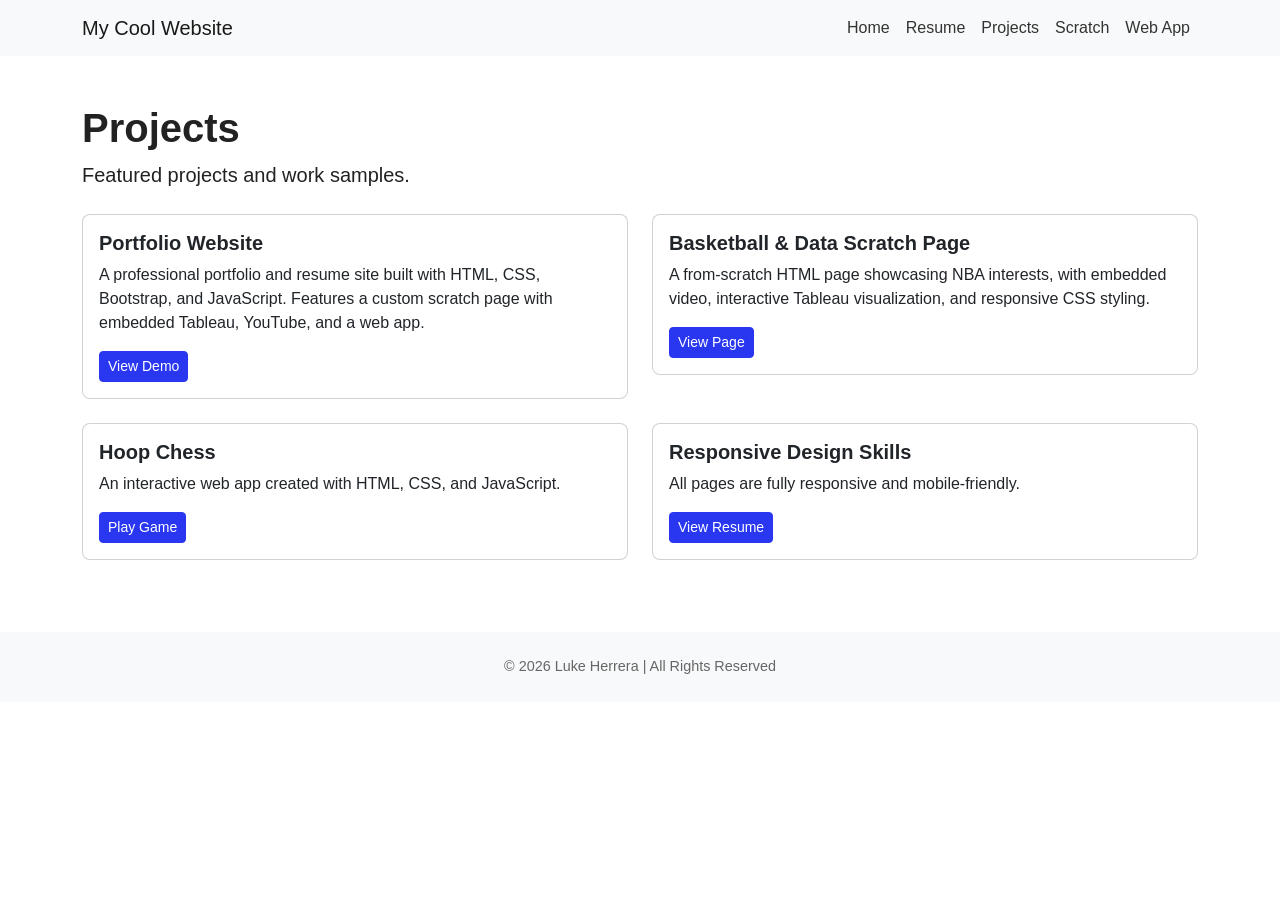
<file: projects.html>
<!DOCTYPE html>
<html lang="en">
<head>
  <meta charset="utf-8" />
  <meta name="viewport" content="width=device-width, initial-scale=1" />
  <title>Projects - My Cool Website</title>
  <link href="https://cdn.jsdelivr.net/npm/bootstrap@5.2.3/dist/css/bootstrap.min.css" rel="stylesheet">
  <link href="css/styles.css" rel="stylesheet" />
  <link href="css/custom.css" rel="stylesheet" />
</head>
<body>
  <nav class="navbar navbar-expand-lg navbar-light bg-light">
    <div class="container">
      <a class="navbar-brand" href="index.html">My Cool Website</a>
      <button class="navbar-toggler" type="button" data-bs-toggle="collapse" data-bs-target="#nav" aria-controls="nav" aria-expanded="false">
        <span class="navbar-toggler-icon"></span>
      </button>
      <div class="collapse navbar-collapse" id="nav">
        <ul class="navbar-nav ms-auto">
          <li class="nav-item"><a class="nav-link" href="index.html">Home</a></li>
          <li class="nav-item"><a class="nav-link" href="about.html">Resume</a></li>
          <li class="nav-item"><a class="nav-link active" href="projects.html">Projects</a></li>
          <li class="nav-item"><a class="nav-link" href="scratch.html">Scratch</a></li>
          <li class="nav-item"><a class="nav-link" href="app.html">Web App</a></li>
        </ul>
      </div>
    </div>
  </nav>

  <main class="container my-5">
    <h1>Projects</h1>
    <p class="lead">Featured projects and work samples.</p>
    
    <div class="row mt-4">
      <div class="col-md-6 mb-4">
        <div class="card">
          <div class="card-body">
            <h5 class="card-title">Portfolio Website</h5>
            <p class="card-text">A professional portfolio and resume site built with HTML, CSS, Bootstrap, and JavaScript. Features a custom scratch page with embedded Tableau, YouTube, and a web app.</p>
            <a href="index.html" class="btn btn-primary btn-sm">View Demo</a>
          </div>
        </div>
      </div>

      <div class="col-md-6 mb-4">
        <div class="card">
          <div class="card-body">
            <h5 class="card-title">Basketball & Data Scratch Page</h5>
            <p class="card-text">A from-scratch HTML page showcasing NBA interests, with embedded video, interactive Tableau visualization, and responsive CSS styling.</p>
            <a href="scratch.html" class="btn btn-primary btn-sm">View Page</a>
          </div>
        </div>
      </div>

      <div class="col-md-6 mb-4">
        <div class="card">
          <div class="card-body">
            <h5 class="card-title">Hoop Chess</h5>
            <p class="card-text">An interactive web app created with HTML, CSS, and JavaScript.</p>
            <a href="app.html" class="btn btn-primary btn-sm">Play Game</a>
          </div>
        </div>
      </div>

      <div class="col-md-6 mb-4">
        <div class="card">
          <div class="card-body">
            <h5 class="card-title">Responsive Design Skills</h5>
            <p class="card-text">All pages are fully responsive and mobile-friendly.</p>
            <a href="about.html" class="btn btn-primary btn-sm">View Resume</a>
          </div>
        </div>
      </div>
    </div>
  </main>

  <footer class="py-4 bg-light mt-auto">
    <div class="container text-center">&copy; 2026 Luke Herrera | All Rights Reserved</div>
  </footer>

  <script src="https://cdn.jsdelivr.net/npm/bootstrap@5.2.3/dist/js/bootstrap.bundle.min.js"></script>
</body>
</html>
</file>
<file: css/custom.css>
/* Custom overrides for professional pages */
body { font-family: 'Mulish', Arial, sans-serif; color: #222; }
.header-brand { color: #0d6efd; }
.resume-item { margin-bottom: 1.5rem; }
.card { border-radius: 0.5rem; }
.navbar .nav-link { color: #333 !important; }
footer { font-size: 0.9rem; color: #666; }

header.bg-primary.text-white {
  position: relative;
  background-image: url('https://images.ctfassets.net/0wjmk6wgfops/4BBUxQ4lkEI2pjPSYqtrH7/689cbfdfa76ab363467bbd0c897ea9a3/AdobeStock_287502450.jpeg');
  background-size: cover;
  background-position: center;
  background-repeat: no-repeat;
  color: #fff;
}

header.bg-primary.text-white::before {
  content: '';
  position: absolute;
  inset: 0;
  background: rgba(41, 55, 240, 0.55);
  mix-blend-mode: multiply;
}

header.bg-primary.text-white .container {
  position: relative;
  z-index: 1;
}

/* Utility layout blocks */
.block-left { float:left; width:65%; }
.block-right { float:right; width:30%; }
.block-center { text-align:center; }
</file>
